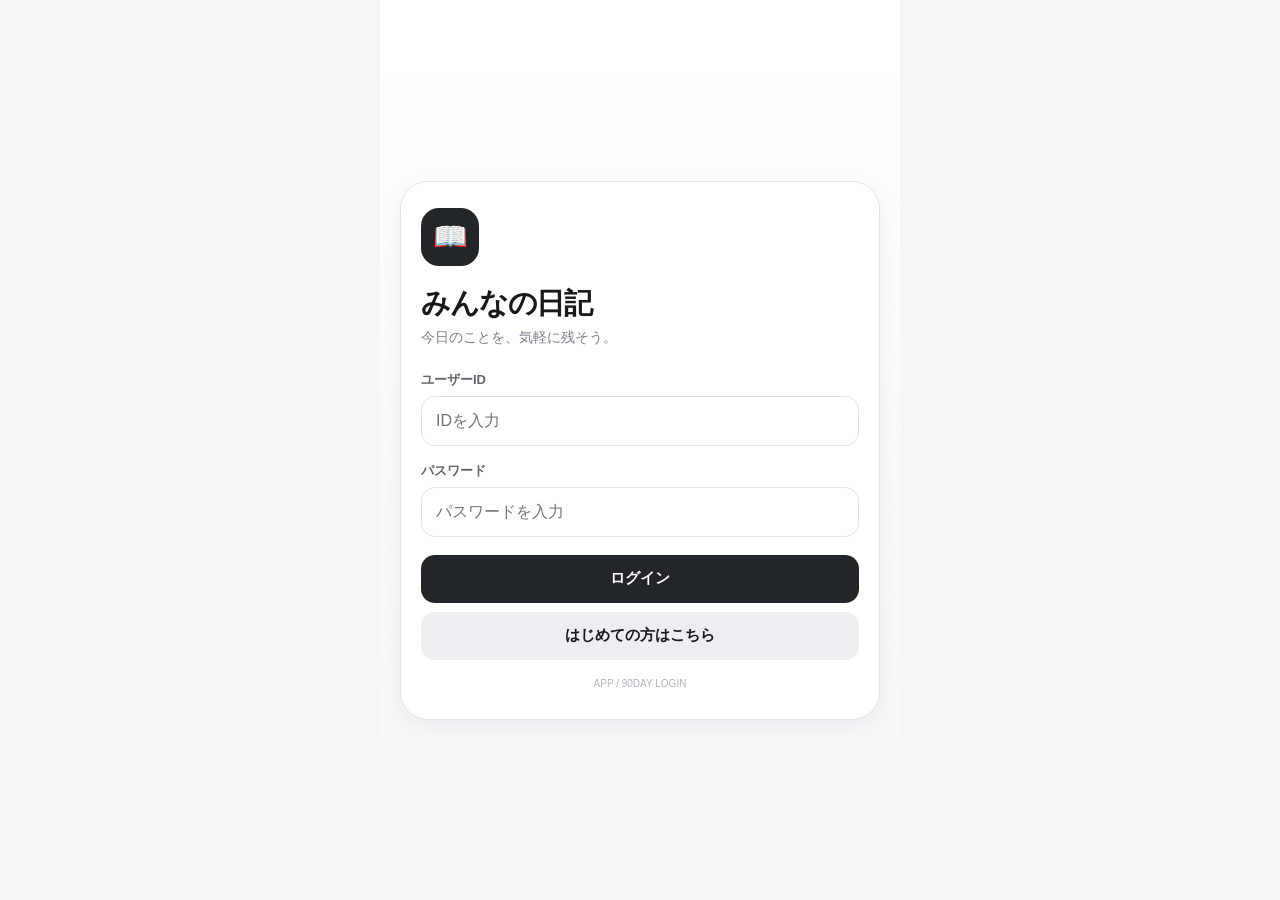
<file: Index.html>
<!doctype html>
<html lang="ja">
<head>
  <base target="_top">
  <meta charset="UTF-8">
  <meta name="viewport" content="width=device-width,initial-scale=1,maximum-scale=1,viewport-fit=cover">
  <title>みんなの日記</title>
  <style>
    :root{--bg:#f5f6f8;--surface:#fff;--text:#17181b;--sub:#7b8088;--line:#e7e9ed;--accent:#22252a;--danger:#d92d20;--dangerBg:#fff1f0;--draft:#876700;--draftBg:#fff8d8;--blue:#2563eb;--blueBg:#eef4ff;--radius:18px}
    *{box-sizing:border-box;-webkit-tap-highlight-color:transparent}
    html,body{margin:0;min-height:100%;background:var(--bg);color:var(--text);font-family:-apple-system,BlinkMacSystemFont,"Segoe UI","Noto Sans JP",sans-serif}
    body{overscroll-behavior-y:none}button,input,textarea{font:inherit}button{border:0;cursor:pointer;touch-action:manipulation}.hidden{display:none!important}
    .app{width:100%;max-width:520px;min-height:100vh;margin:0 auto;background:var(--bg)}.screen{min-height:100vh}
    .login-screen{min-height:100vh;display:flex;align-items:center;padding:28px 20px;background:linear-gradient(180deg,#fff,#f5f6f8)}
    .login-card{width:100%;background:#fff;border:1px solid #e0e3e8;border-radius:28px;padding:26px 20px;box-shadow:0 6px 24px rgba(20,24,32,.06)}
    .brand-mark{width:58px;height:58px;display:flex;align-items:center;justify-content:center;border-radius:18px;background:var(--accent);color:#fff;font-size:28px;margin-bottom:18px}
    .logo{font-size:29px;font-weight:900;letter-spacing:-.04em;margin:0 0 5px}.login-sub{color:var(--sub);font-size:14px;margin-bottom:24px}
    .label{display:block;font-size:13px;font-weight:700;color:#5f646d;margin:16px 0 7px}.input,.textarea{width:100%;border:1px solid #dfe2e7;border-radius:14px;background:#fff;color:var(--text);outline:none;font-size:16px}.input{height:50px;padding:0 14px}.textarea{min-height:250px;padding:14px;resize:vertical;line-height:1.75}
    .input:focus,.textarea:focus{border-color:#aab0b9;box-shadow:0 0 0 3px rgba(30,35,42,.06)}
    .btn{min-height:48px;border-radius:14px;padding:12px 16px;background:var(--accent);color:#fff;font-weight:800;font-size:15px}.btn:disabled{opacity:.52}.btn.secondary{background:#eceef2;color:var(--text)}.btn.danger{background:var(--dangerBg);color:var(--danger)}.btn.draft{background:var(--draftBg);color:var(--draft)}.btn.small{min-height:36px;padding:7px 10px;border-radius:10px;font-size:12px}.full{width:100%}
    .top{position:sticky;top:0;z-index:20;min-height:58px;padding:8px 12px;display:grid;grid-template-columns:56px 1fr 56px;align-items:center;background:rgba(255,255,255,.94);backdrop-filter:blur(16px);border-bottom:1px solid #e5e7eb}.top h1{margin:0;text-align:center;font-size:17px;font-weight:850;white-space:nowrap;overflow:hidden;text-overflow:ellipsis}.top-spacer{width:56px}.back-btn{width:40px;height:40px;border-radius:12px;background:#eef0f3;color:var(--text);font-size:22px;font-weight:700}
    .content{padding:16px 14px calc(92px + env(safe-area-inset-bottom))}
    .hero{background:linear-gradient(145deg,#22252a,#3a3e45);color:#fff;border-radius:24px;padding:22px;box-shadow:0 12px 34px rgba(20,23,28,.16);margin-bottom:14px}.hero-kicker{font-size:12px;opacity:.7;margin-bottom:5px}.hero-name{margin:0 0 20px;font-size:25px}.hero-actions{display:grid;grid-template-columns:1.25fr .75fr;gap:10px}.hero-btn{min-height:56px;border-radius:16px;font-weight:850;font-size:15px}.hero-btn.primary{background:#fff;color:#17181b}.hero-btn.ghost{background:rgba(255,255,255,.12);color:#fff;border:1px solid rgba(255,255,255,.16)}
    .shortcut-grid{display:grid;grid-template-columns:1fr 1fr;gap:10px;margin-bottom:22px}.shortcut{min-height:72px;padding:12px;background:#fff;border:1px solid var(--line);border-radius:18px;display:flex;align-items:center;gap:10px;text-align:left;position:relative}.shortcut-icon{width:40px;height:40px;flex:0 0 auto;border-radius:12px;display:flex;align-items:center;justify-content:center;background:#f0f2f5;font-size:18px}.shortcut-icon.draft{background:var(--draftBg)}.shortcut-icon.notification{background:var(--blueBg)}.shortcut-title{font-weight:850;font-size:13px}.shortcut-note{color:var(--sub);font-size:10px;margin-top:2px}.badge{position:absolute;top:8px;right:8px;min-width:22px;height:22px;padding:0 6px;border-radius:11px;display:flex;align-items:center;justify-content:center;background:#e11d48;color:#fff;font-size:10px;font-weight:900}
    .section-head{display:flex;justify-content:space-between;align-items:center;gap:10px;margin:8px 2px 12px}.section-title{margin:0;font-size:18px;font-weight:900}.section-note{color:var(--sub);font-size:12px}
    .filter-tabs{display:grid;grid-template-columns:1fr 1fr;gap:5px;padding:5px;margin-bottom:14px;background:#e9ebef;border-radius:15px}.filter-tab{min-height:42px;border-radius:11px;background:transparent;color:#777c84;font-size:13px;font-weight:800}.filter-tab.active{background:#fff;color:#17181b;box-shadow:0 2px 7px rgba(20,24,32,.07)}
    .card{background:var(--surface);border:1px solid var(--line);border-radius:var(--radius)}.diary-list,.notification-list{display:flex;flex-direction:column;gap:10px}.diary{padding:15px;cursor:pointer;display:grid;grid-template-columns:42px 1fr 22px;gap:11px;align-items:center}.diary.draft-card{border-color:#ece4b8;background:#fffef8}.diary-icon{width:42px;height:42px;border-radius:13px;display:flex;align-items:center;justify-content:center;background:#f0f2f5;font-size:19px}.draft-card .diary-icon{background:var(--draftBg)}.diary-main{min-width:0}.diary-title{font-weight:850;font-size:15px;margin-bottom:5px;white-space:nowrap;overflow:hidden;text-overflow:ellipsis}.diary-meta{color:var(--sub);font-size:12px;white-space:nowrap;overflow:hidden;text-overflow:ellipsis}.draft-label,.mine-label{display:inline-block;padding:2px 7px;margin-right:5px;border-radius:8px;font-size:10px;font-weight:900}.draft-label{background:var(--draftBg);color:var(--draft)}.mine-label{background:#edf1f6;color:#4b5563}.chevron{color:#b1b5bc;font-size:20px}.empty{padding:34px 18px;text-align:center;color:var(--sub)}.empty-icon{font-size:30px;margin-bottom:8px}
    .search-wrap{position:sticky;top:58px;z-index:10;background:var(--bg);padding:2px 0 12px}.search{display:grid;grid-template-columns:1fr auto;gap:8px;padding:7px;background:#fff;border:1px solid var(--line);border-radius:17px}.search .input{border:0;background:#f5f6f8;height:44px}.search .btn{min-height:44px;padding:0 16px}
    .detail-meta{display:flex;align-items:center;gap:10px;padding:4px 2px 12px}.avatar,.comment-avatar{border-radius:50%;background:#e9ebef;display:flex;align-items:center;justify-content:center;font-weight:900}.avatar{width:36px;height:36px}.comment-avatar{width:32px;height:32px;flex:0 0 auto;font-size:12px}.detail-author{font-size:14px;font-weight:800}.muted{font-size:12px;color:var(--sub)}.status-banner{padding:11px 13px;margin-bottom:12px;border-radius:13px;background:var(--draftBg);color:var(--draft);font-size:12px;font-weight:800}.article{padding:18px;line-height:1.9;white-space:pre-wrap;word-break:break-word;font-size:15px;margin-bottom:12px}.action-row{display:grid;grid-template-columns:1fr 1fr;gap:9px;margin-bottom:18px}
    .comments-card{padding:16px}.comments-header{display:flex;align-items:center;justify-content:space-between;gap:10px;margin-bottom:4px}.comments-title{margin:0;font-size:16px;font-weight:900}.comment-count{min-width:26px;height:26px;padding:0 8px;border-radius:13px;display:flex;align-items:center;justify-content:center;background:#eef0f3;color:#565b64;font-size:11px;font-weight:900}.comment{padding:14px 0;border-top:1px solid #eef0f2}.comment:first-of-type{border-top:0}.comment-head{display:flex;align-items:center;gap:9px;margin-bottom:7px}.comment-head-main{min-width:0;flex:1}.comment-author-row{display:flex;align-items:center;gap:6px}.comment-author{font-size:13px;font-weight:850}.comment-own{padding:2px 6px;border-radius:7px;background:#edf1f6;color:#59606a;font-size:9px;font-weight:900}.comment-body{margin-left:41px;padding-right:4px;white-space:pre-wrap;word-break:break-word;line-height:1.7;font-size:14px}.comment-actions{text-align:right;margin-top:7px}.comment-compose{margin-top:12px;padding-top:14px;border-top:1px solid #eef0f2}.comment-box{display:grid;grid-template-columns:1fr auto;gap:8px;align-items:end}.comment-input{width:100%;min-height:54px;max-height:150px;resize:none;border:1px solid #dfe2e7;border-radius:14px;padding:11px 13px;background:#f8f9fa;color:var(--text);outline:none;font-size:16px;line-height:1.45}.comment-send{min-width:68px;height:46px;min-height:46px;padding:0 14px;border-radius:13px}.comment-hint{margin-top:6px;color:#a0a4aa;font-size:10px;text-align:right}
    .notification-item{padding:15px;display:grid;grid-template-columns:42px 1fr 20px;align-items:center;gap:11px;cursor:pointer}.notification-item.unread{border-color:#dbe6ff;background:#f9fbff}.notification-icon{width:42px;height:42px;border-radius:13px;display:flex;align-items:center;justify-content:center;background:var(--blueBg);font-size:19px}.notification-main{min-width:0}.notification-message{font-size:14px;font-weight:750;line-height:1.5;word-break:break-word}.notification-time{margin-top:4px;color:var(--sub);font-size:11px}.unread-dot{width:9px;height:9px;border-radius:50%;background:var(--blue);justify-self:center}.read-dot{width:9px;height:9px}.mark-all{background:transparent;color:var(--blue);font-size:12px;font-weight:800;padding:8px}
    .editor-card{padding:17px}.editor-help{margin-top:6px;font-size:12px;color:var(--sub)}.save-bar{position:sticky;bottom:calc(76px + env(safe-area-inset-bottom));z-index:8;padding-top:12px;background:linear-gradient(180deg,rgba(245,246,248,0),#f5f6f8 34%)}.editor-buttons{display:grid;grid-template-columns:.9fr 1.1fr;gap:9px}
    .nav{position:fixed;left:50%;bottom:0;transform:translateX(-50%);z-index:30;width:min(520px,100%);height:calc(70px + env(safe-area-inset-bottom));padding:6px 20px env(safe-area-inset-bottom);display:grid;grid-template-columns:repeat(3,1fr);background:rgba(255,255,255,.96);border-top:1px solid #e2e5ea}.nav button{background:transparent;color:#969ba3;border-radius:14px;font-size:11px;font-weight:700;display:flex;flex-direction:column;align-items:center;justify-content:center;gap:2px}.nav-icon{min-width:36px;height:30px;display:flex;align-items:center;justify-content:center;border-radius:12px;font-size:20px}.nav button.active{color:var(--text)}.nav button.active .nav-icon{background:#eceef2}
    .toast{position:fixed;left:50%;bottom:calc(84px + env(safe-area-inset-bottom));transform:translateX(-50%);z-index:100;max-width:calc(100% - 36px);padding:11px 15px;border-radius:13px;background:#191b1f;color:#fff;font-size:13px}.error{padding:11px 12px;margin-bottom:13px;border-radius:12px;background:#fff1f0;color:#b42318;border:1px solid #ffc9c5;font-size:13px}.loading{padding:45px 16px;text-align:center;color:var(--sub);font-size:13px}.spinner{width:24px;height:24px;margin:0 auto 10px;border:3px solid #e2e5e9;border-top-color:#45494f;border-radius:50%;animation:spin .8s linear infinite}@keyframes spin{to{transform:rotate(360deg)}}.more-area{padding-top:14px}.more-info{text-align:center;font-size:11px;color:#9b9fa6;margin-top:8px}.logout-link{width:100%;margin-top:14px;background:transparent;color:#969ba3;font-size:12px;font-weight:700;padding:8px}.version{text-align:center;color:#b0b4bb;font-size:10px;padding:18px 0 4px}
  </style>
</head>
<body>
<div class="app">
  <section id="loginScreen" class="screen">
    <div class="login-screen"><div class="login-card">
      <div class="brand-mark">📖</div><h1 class="logo">みんなの日記</h1><div class="login-sub">今日のことを、気軽に残そう。</div>
      <div id="loginError" class="error hidden"></div>
      <label class="label">ユーザーID</label><input id="loginId" class="input" autocomplete="username" placeholder="IDを入力">
      <label class="label">パスワード</label><input id="loginPass" class="input" type="password" autocomplete="current-password" placeholder="パスワードを入力">
      <button id="loginBtn" type="button" class="btn full" style="margin-top:18px">ログイン</button>
      <button id="toRegisterBtn" type="button" class="btn secondary full" style="margin-top:9px">はじめての方はこちら</button>
      <div class="version">APP / 90DAY LOGIN</div>
    </div></div>
  </section>

  <section id="registerScreen" class="screen hidden">
    <div class="top"><button id="backLoginBtn" type="button" class="back-btn">‹</button><h1>アカウント作成</h1><div class="top-spacer"></div></div>
    <div class="content"><div class="card editor-card">
      <div id="registerError" class="error hidden"></div>
      <label class="label">ユーザーID</label><input id="regId" class="input" placeholder="英数字・_・- / 3〜30文字">
      <label class="label">表示名</label><input id="regName" class="input" placeholder="日記に表示する名前">
      <label class="label">パスワード</label><input id="regPass" class="input" type="password" placeholder="6文字以上">
      <label class="label">パスワード確認</label><input id="regPass2" class="input" type="password" placeholder="もう一度入力">
      <button id="registerBtn" type="button" class="btn full" style="margin-top:18px">アカウントを作成</button>
    </div></div>
  </section>

  <section id="mainScreen" class="screen hidden">
    <div id="view"></div>
    <nav class="nav">
      <button type="button" data-page="home"><span class="nav-icon">⌂</span><span>ホーム</span></button>
      <button type="button" data-page="write"><span class="nav-icon">＋</span><span>書く</span></button>
      <button type="button" data-page="diaries"><span class="nav-icon">☰</span><span>日記</span></button>
    </nav>
  </section>
</div>
<div id="toast" class="toast hidden"></div>

<script>
(function(){
'use strict';

var PAGE_STEP=20, MAX_LIST=100;
var token='', me=null, currentDiary=null, editingId=null;
var diaryCache=[], draftCache=[], notificationCache=[];
var currentFilter='all', currentLimit=PAGE_STEP, hasMore=false, busy=false, backGuardReady=false;
var listCache={all:null,mine:null};
var listLimitCache={all:PAGE_STEP,mine:PAGE_STEP};
var listHasMoreCache={all:false,mine:false};
var $=function(id){return document.getElementById(id)};

function esc(s){return String(s==null?'':s).replace(/[&<>"']/g,function(c){return {'&':'&amp;','<':'&lt;','>':'&gt;','"':'&quot;',"'":'&#39;'}[c]})}
function fmt(s){if(!s)return '';try{return new Date(s).toLocaleString('ja-JP',{month:'numeric',day:'numeric',hour:'2-digit',minute:'2-digit'})}catch(e){return String(s)}}
function initial(name){var s=String(name||'?').trim();return esc(s?s.slice(0,1):'?')}

function lsGet(key){try{return localStorage.getItem(key)}catch(e){return null}}
function lsSet(key,val){try{localStorage.setItem(key,val);return true}catch(e){return false}}
function lsRemove(key){try{localStorage.removeItem(key)}catch(e){}}

function idbOpen(){
  return new Promise(function(resolve,reject){
    if(!window.indexedDB){reject(new Error('IndexedDB unavailable'));return}
    var req=indexedDB.open('DiaryAppAuthDB',1);
    req.onupgradeneeded=function(){
      var db=req.result;
      if(!db.objectStoreNames.contains('auth')) db.createObjectStore('auth');
    };
    req.onsuccess=function(){resolve(req.result)};
    req.onerror=function(){reject(req.error||new Error('IndexedDB error'))};
  });
}
async function idbSet(key,val){
  try{
    var db=await idbOpen();
    await new Promise(function(resolve,reject){
      var tx=db.transaction('auth','readwrite');
      tx.objectStore('auth').put(val,key);
      tx.oncomplete=resolve;tx.onerror=function(){reject(tx.error)};
    });
    db.close(); return true;
  }catch(e){return false}
}
async function idbGet(key){
  try{
    var db=await idbOpen();
    var val=await new Promise(function(resolve,reject){
      var tx=db.transaction('auth','readonly');
      var req=tx.objectStore('auth').get(key);
      req.onsuccess=function(){resolve(req.result||'')};
      req.onerror=function(){reject(req.error)};
    });
    db.close(); return val||'';
  }catch(e){return ''}
}
async function idbRemove(key){
  try{
    var db=await idbOpen();
    await new Promise(function(resolve,reject){
      var tx=db.transaction('auth','readwrite');
      tx.objectStore('auth').delete(key);
      tx.oncomplete=resolve;tx.onerror=function(){reject(tx.error)};
    });
    db.close();
  }catch(e){}
}

async function persistToken(value){
  token=String(value||'');
  lsSet('diary_token',token);
  await idbSet('diary_token',token);
}
async function recoverToken(){
  var local=lsGet('diary_token')||'';
  if(local){await idbSet('diary_token',local);return local}
  var dbToken=await idbGet('diary_token');
  if(dbToken){lsSet('diary_token',dbToken);return dbToken}
  return '';
}
async function clearSavedToken(){
  lsRemove('diary_token');
  await idbRemove('diary_token');
}
function isAuthError(msg){
  msg=String(msg||'');
  return msg.indexOf('ログイン期限')>=0||msg.indexOf('ログインしてください')>=0||msg.indexOf('利用できません')>=0;
}

function enableBackGuard(){
  if(backGuardReady)return;
  backGuardReady=true;
  try{
    history.replaceState({diaryApp:true},'',location.href);
    history.pushState({diaryAppGuard:true},'',location.href);
  }catch(e){}
}
window.addEventListener('popstate',function(){
  if(!token)return;
  try{history.pushState({diaryAppGuard:true},'',location.href)}catch(e){}
  currentDiary=null;editingId=null;renderHome();
});

function showError(id,msg){var box=$(id);if(!box)return;box.textContent=String(msg||'');box.classList.remove('hidden')}
function clearError(id){var box=$(id);if(!box)return;box.textContent='';box.classList.add('hidden')}
function toast(msg){var box=$('toast');box.textContent=String(msg||'');box.classList.remove('hidden');clearTimeout(toast.timer);toast.timer=setTimeout(function(){box.classList.add('hidden')},1800)}

function server(name,args){
  args=args||[];
  return new Promise(function(resolve,reject){
    if(!window.google||!google.script||!google.script.run){reject(new Error('GASのWebアプリURLから開いてください。'));return}
    try{
      var runner=google.script.run.withSuccessHandler(resolve).withFailureHandler(function(e){reject(new Error(e&&e.message?e.message:String(e)))});
      runner[name].apply(runner,args);
    }catch(e){reject(e)}
  });
}

function invalidateDiaryListCache(){
  listCache={all:null,mine:null};
  listLimitCache={all:PAGE_STEP,mine:PAGE_STEP};
  listHasMoreCache={all:false,mine:false};
  currentLimit=PAGE_STEP;hasMore=false;
}
function showLogin(){$('loginScreen').classList.remove('hidden');$('registerScreen').classList.add('hidden');$('mainScreen').classList.add('hidden')}
function showRegister(){clearError('registerError');$('loginScreen').classList.add('hidden');$('registerScreen').classList.remove('hidden');$('mainScreen').classList.add('hidden')}
function showMain(){$('loginScreen').classList.add('hidden');$('registerScreen').classList.add('hidden');$('mainScreen').classList.remove('hidden')}
function setActive(page){document.querySelectorAll('.nav button[data-page]').forEach(function(b){b.classList.toggle('active',b.dataset.page===page)})}
function header(title,back){return '<div class="top">'+(back?'<button type="button" class="back-btn" data-action="'+back+'">‹</button>':'<div class="top-spacer"></div>')+'<h1>'+esc(title)+'</h1><div class="top-spacer"></div></div>'}

function cards(list){
  list=(list||[]).filter(function(d){return !d.status||d.status==='published'});
  if(!list.length)return '<div class="card empty"><div class="empty-icon">📭</div><div>'+(currentFilter==='mine'?'まだ自分の日記はありません':'まだ日記がありません')+'</div></div>';
  return '<div class="diary-list">'+list.map(function(d){
    return '<div class="card diary" data-diary-id="'+esc(d.diaryId)+'"><div class="diary-icon">📝</div><div class="diary-main"><div class="diary-title">'+(d.own?'<span class="mine-label">自分</span>':'')+esc(d.title)+'</div><div class="diary-meta">'+esc(d.name)+' ・ '+esc(fmt(d.updatedAt))+'</div></div><div class="chevron">›</div></div>';
  }).join('')+'</div>';
}
function draftCards(list){
  list=list||[];
  if(!list.length)return '<div class="card empty"><div class="empty-icon">✏️</div><div>下書きはありません</div></div>';
  return '<div class="diary-list">'+list.map(function(d){
    return '<div class="card diary draft-card" data-draft-id="'+esc(d.diaryId)+'"><div class="diary-icon">✏️</div><div class="diary-main"><div class="diary-title"><span class="draft-label">下書き</span>'+esc(d.title||'無題')+'</div><div class="diary-meta">最終更新 '+esc(fmt(d.updatedAt))+'</div></div><div class="chevron">›</div></div>';
  }).join('')+'</div>';
}
function unreadCount(){return notificationCache.filter(function(n){return !n.read}).length}
function notificationCards(list){
  list=list||[];
  if(!list.length)return '<div class="card empty"><div class="empty-icon">🔔</div><div>通知はありません</div></div>';
  return '<div class="notification-list">'+list.map(function(n){
    return '<div class="card notification-item '+(!n.read?'unread':'')+'" data-notification-id="'+esc(n.notificationId)+'" data-notification-diary="'+esc(n.diaryId)+'"><div class="notification-icon">💬</div><div class="notification-main"><div class="notification-message">'+esc(n.message)+'</div><div class="notification-time">'+esc(fmt(n.createdAt))+'</div></div>'+(!n.read?'<div class="unread-dot"></div>':'<div class="read-dot"></div>')+'</div>';
  }).join('')+'</div>';
}

async function login(){
  if(busy)return;
  clearError('loginError');
  var id=$('loginId').value.trim(),pass=$('loginPass').value;
  if(!id||!pass){showError('loginError','IDとパスワードを入力してください。');return}
  busy=true;$('loginBtn').disabled=true;$('loginBtn').textContent='ログイン中…';
  try{
    var result=await server('login',[id,pass]);
    me=result.user;
    await persistToken(result.token);
    await loadHome();
  }catch(e){
    token='';
    showError('loginError',e.message);
  }finally{
    busy=false;$('loginBtn').disabled=false;$('loginBtn').textContent='ログイン';
  }
}
async function register(){
  if(busy)return;
  clearError('registerError');
  var id=$('regId').value.trim(),name=$('regName').value.trim(),password=$('regPass').value,password2=$('regPass2').value;
  if(password!==password2){showError('registerError','パスワードが一致しません。');return}
  busy=true;$('registerBtn').disabled=true;$('registerBtn').textContent='作成中…';
  try{
    await server('registerUser',[id,password,name]);
    $('loginId').value=id;$('loginPass').value='';showLogin();toast('アカウントを作成しました。');
  }catch(e){showError('registerError',e.message)}
  finally{busy=false;$('registerBtn').disabled=false;$('registerBtn').textContent='アカウントを作成'}
}

async function loadHome(){
  try{
    var data=await server('getBootstrap',[token]);
    me=data.user;
    var allData=data.diaries||[];
    notificationCache=data.notifications||[];
    draftCache=allData.filter(function(d){return d.own&&d.status==='draft'});
    var publicAll=allData.filter(function(d){return !d.status||d.status==='published'});
    diaryCache=publicAll.slice(0,PAGE_STEP);
    listCache.all=diaryCache.slice();listLimitCache.all=PAGE_STEP;listHasMoreCache.all=publicAll.length>PAGE_STEP;
    listCache.mine=null;listLimitCache.mine=PAGE_STEP;listHasMoreCache.mine=false;
    currentFilter='all';currentLimit=PAGE_STEP;hasMore=listHasMoreCache.all;
    await persistToken(token);
    showMain();enableBackGuard();renderHome();
  }catch(e){
    if(isAuthError(e.message)){
      await clearSavedToken();token='';me=null;showLogin();showError('loginError','ログイン期限が切れました。もう一度ログインしてください。');
    }else{
      showLogin();showError('loginError','通信に失敗しました。再読み込みしてください。ログイン情報は保持されています。');
    }
  }
}
function renderHome(){
  setActive('home');
  var recent=listCache.all||diaryCache||[],unread=unreadCount();
  $('view').innerHTML=header('ホーム','')+'<div class="content"><section class="hero"><div class="hero-kicker">WELCOME BACK</div><h2 class="hero-name">'+esc(me?me.name:'')+'さん</h2><div class="hero-actions"><button type="button" class="hero-btn primary" data-action="write">＋ 日記を書く</button><button type="button" class="hero-btn ghost" data-action="diaries">一覧へ</button></div></section><div class="shortcut-grid"><button type="button" class="shortcut" data-action="drafts"><div class="shortcut-icon draft">✏️</div><div><div class="shortcut-title">下書き</div><div class="shortcut-note">'+draftCache.length+'件保存中</div></div></button><button type="button" class="shortcut" data-action="notifications"><div class="shortcut-icon notification">🔔</div><div><div class="shortcut-title">通知</div><div class="shortcut-note">'+(unread?unread+'件の未読':'新しい通知なし')+'</div></div>'+(unread?'<div class="badge">'+(unread>99?'99+':unread)+'</div>':'')+'</button></div><div class="section-head"><div><h3 class="section-title">最近の日記</h3><div class="section-note">新しい順に表示</div></div></div>'+cards(recent.slice(0,5))+'<button type="button" class="logout-link" data-action="logout">ログアウト</button><div class="version">APP / 90DAY LOGIN</div></div>';
}

function renderListShell(){
  setActive('diaries');
  var publicList=diaryCache.filter(function(d){return !d.status||d.status==='published'});
  var moreHtml=hasMore?'<div class="more-area"><button id="moreBtn" type="button" class="btn secondary full" data-action="more">さらに読み込む</button><div class="more-info">現在 '+publicList.length+' 件表示</div></div>':'';
  $('view').innerHTML=header('みんなの日記','')+'<div class="content"><div class="search-wrap"><div class="search"><input id="searchInput" class="input" placeholder="日記を検索"><button type="button" class="btn" data-action="search">検索</button></div></div><div class="filter-tabs"><button type="button" class="filter-tab '+(currentFilter==='all'?'active':'')+'" data-filter="all">すべて</button><button type="button" class="filter-tab '+(currentFilter==='mine'?'active':'')+'" data-filter="mine">自分の日記</button></div><div id="diaryList">'+cards(publicList)+'</div>'+moreHtml+'</div>';
}
async function loadFirstPage(force){
  if(!force&&listCache[currentFilter]){diaryCache=listCache[currentFilter].slice();currentLimit=listLimitCache[currentFilter];hasMore=listHasMoreCache[currentFilter];renderListShell();return}
  setActive('diaries');$('view').innerHTML=header('みんなの日記','')+'<div class="loading"><div class="spinner"></div>日記を読み込んでいます</div>';
  try{
    currentLimit=PAGE_STEP;
    var items=await server('listDiaries',[token,currentFilter,currentLimit]);items=items||[];
    diaryCache=items.filter(function(d){return !d.status||d.status==='published'});
    hasMore=items.length>=currentLimit&&currentLimit<MAX_LIST;
    listCache[currentFilter]=diaryCache.slice();listLimitCache[currentFilter]=currentLimit;listHasMoreCache[currentFilter]=hasMore;
    renderListShell();
  }catch(e){toast(e.message)}
}
async function changeFilter(filter){
  if(busy||!['all','mine'].includes(filter)||currentFilter===filter)return;
  currentFilter=filter;
  if(listCache[currentFilter]){diaryCache=listCache[currentFilter].slice();currentLimit=listLimitCache[currentFilter];hasMore=listHasMoreCache[currentFilter];renderListShell();return}
  await loadFirstPage(false);
}
async function loadMore(){
  if(busy||!hasMore)return;
  busy=true;var b=$('moreBtn');if(b){b.disabled=true;b.textContent='読み込み中…'}
  try{
    var oldCount=diaryCache.length,nextLimit=Math.min(currentLimit+PAGE_STEP,MAX_LIST);
    var items=await server('listDiaries',[token,currentFilter,nextLimit]);items=items||[];
    diaryCache=items.filter(function(d){return !d.status||d.status==='published'});
    currentLimit=nextLimit;hasMore=!(items.length<=oldCount||items.length<currentLimit||currentLimit>=MAX_LIST);
    listCache[currentFilter]=diaryCache.slice();listLimitCache[currentFilter]=currentLimit;listHasMoreCache[currentFilter]=hasMore;renderListShell();
  }catch(e){toast(e.message)}finally{busy=false}
}
async function search(){
  var q=$('searchInput')?$('searchInput').value.trim():'';
  if(!q){await loadFirstPage(false);return}
  try{
    var result=await server('searchDiaries',[token,q]);result=(result||[]).filter(function(d){return !d.status||d.status==='published'});
    if(currentFilter==='mine')result=result.filter(function(d){return !!d.own});
    $('diaryList').innerHTML=cards(result);var area=document.querySelector('.more-area');if(area)area.classList.add('hidden');
  }catch(e){toast(e.message)}
}

function renderDrafts(){
  setActive('write');
  $('view').innerHTML=header('下書き','home')+'<div class="content"><div class="section-head"><div><h3 class="section-title">保存中の下書き</h3><div class="section-note">'+draftCache.length+'件</div></div></div>'+draftCards(draftCache)+'<button type="button" class="btn full" style="margin-top:14px" data-action="write">＋ 新しい日記を書く</button></div>';
}
async function openDraft(id){
  if(busy)return;busy=true;
  try{currentDiary=await server('getDiary',[token,id]);renderEditor(currentDiary)}catch(e){toast(e.message)}finally{busy=false}
}
async function openDiary(id){
  if(busy)return;busy=true;
  $('view').innerHTML=header('日記','diaries')+'<div class="loading"><div class="spinner"></div>日記を開いています</div>';
  try{currentDiary=await server('getDiary',[token,id]);renderDiary()}catch(e){toast(e.message)}finally{busy=false}
}

function renderComments(comments,diary){
  comments=comments||[];
  if(!comments.length)return '<div class="empty" style="padding:24px 8px"><div class="empty-icon">💬</div><div>まだコメントはありません</div></div>';
  return comments.map(function(c){
    var own=c.own?'<span class="comment-own">自分</span>':'';
    var del=(c.own||diary.own)?'<div class="comment-actions"><button type="button" class="btn danger small" data-comment-delete="'+esc(c.commentId)+'">削除</button></div>':'';
    return '<div class="comment"><div class="comment-head"><div class="comment-avatar">'+initial(c.name)+'</div><div class="comment-head-main"><div class="comment-author-row"><div class="comment-author">'+esc(c.name)+'</div>'+own+'</div><div class="muted">'+esc(fmt(c.createdAt))+'</div></div></div><div class="comment-body">'+esc(c.body)+'</div>'+del+'</div>';
  }).join('');
}
function renderDiary(){
  var d=currentDiary;
  if(d.status==='draft'){renderEditor(d);return}
  var comments=d.comments||[];
  $('view').innerHTML=header(d.title,'diaries')+'<div class="content"><div class="detail-meta"><div class="avatar">'+initial(d.name)+'</div><div><div class="detail-author">'+esc(d.name)+'</div><div class="muted">'+esc(fmt(d.updatedAt))+'</div></div></div><article class="card article">'+esc(d.body||'')+'</article>'+(d.own?'<div class="action-row"><button type="button" class="btn secondary" data-action="edit">編集する</button><button type="button" class="btn danger" data-action="deleteDiary">削除する</button></div>':'')+'<section class="card comments-card"><div class="comments-header"><h3 class="comments-title">コメント</h3><div class="comment-count">'+comments.length+'</div></div><div id="commentsList">'+renderComments(comments,d)+'</div><div class="comment-compose"><div class="comment-box"><textarea id="commentInput" class="comment-input" maxlength="1000" rows="2" placeholder="コメントを書く"></textarea><button id="commentSendBtn" type="button" class="btn comment-send" data-action="comment">送信</button></div><div class="comment-hint">Enterで改行できます・送信はボタンのみ</div></div></section></div>';
  setTimeout(autoResizeComment,0);
}
function autoResizeComment(){var input=$('commentInput');if(!input)return;input.style.height='auto';input.style.height=Math.min(input.scrollHeight,150)+'px'}

function renderEditor(d){
  setActive('write');editingId=d?d.diaryId:null;
  var isDraft=!!(d&&d.status==='draft'),backPage=isDraft?'drafts':'home';
  $('view').innerHTML=header(isDraft?'下書きを編集':(editingId?'日記を編集':'新しい日記'),backPage)+'<div class="content">'+(isDraft?'<div class="status-banner">✏️ この日記は現在「下書き」です。</div>':'')+'<div class="card editor-card"><label class="label">タイトル</label><input id="editTitle" class="input" maxlength="100" value="'+esc(d?d.title:'')+'" placeholder="タイトルを入力"><label class="label">本文</label><textarea id="editBody" class="textarea" maxlength="30000" placeholder="今日はどんな一日でしたか？">'+esc(d?d.body:'')+'</textarea><div class="editor-help">30,000文字まで入力できます。</div></div><div class="save-bar"><div class="editor-buttons"><button id="draftSaveBtn" type="button" class="btn draft" data-action="saveDraft">下書き保存</button><button id="publishBtn" type="button" class="btn" data-action="publish">'+(isDraft?'公開する':(editingId?'変更を投稿':'日記を投稿'))+'</button></div></div></div>';
}
function setSaveStatus(status,loading){
  var d=$('draftSaveBtn'),p=$('publishBtn');if(!d||!p)return;
  if(loading){d.disabled=true;p.disabled=true;if(status==='draft')d.textContent='保存中…';else p.textContent='投稿中…';return}
  d.disabled=false;p.disabled=false;d.textContent='下書き保存';
  if(currentDiary&&currentDiary.status==='draft')p.textContent='公開する';else if(editingId)p.textContent='変更を投稿';else p.textContent='日記を投稿';
}
async function saveDiaryStatus(status){
  if(busy)return;
  var title=$('editTitle').value.trim(),body=$('editBody').value;
  if(status==='published'&&!title){toast('タイトルを入力してください。');return}
  busy=true;setSaveStatus(status,true);
  try{
    currentDiary=await server('saveDiary',[token,{diaryId:editingId,title:title,body:body,status:status}]);
    editingId=currentDiary.diaryId;invalidateDiaryListCache();
    draftCache=await server('listDiaries',[token,'drafts',100]);draftCache=draftCache||[];
    if(status==='draft'){toast('下書きを保存しました。');renderEditor(currentDiary)}else{toast('日記を投稿しました。');renderDiary()}
  }catch(e){toast(e.message);setSaveStatus(status,false)}finally{busy=false}
}
async function deleteDiary(){
  if(!currentDiary||busy||!confirm('この日記を削除しますか？'))return;
  busy=true;
  try{
    var deletedStatus=currentDiary.status;
    await server('deleteDiary',[token,currentDiary.diaryId]);
    currentDiary=null;editingId=null;invalidateDiaryListCache();
    draftCache=await server('listDiaries',[token,'drafts',100]);draftCache=draftCache||[];
    toast('削除しました。');
    if(deletedStatus==='draft')renderDrafts();else await loadFirstPage(true);
  }catch(e){toast(e.message)}finally{busy=false}
}
async function addComment(){
  if(busy)return;var input=$('commentInput');if(!input)return;
  var text=input.value.trim();if(!text){toast('コメントを入力してください。');input.focus();return}
  busy=true;var b=$('commentSendBtn');if(b){b.disabled=true;b.textContent='送信中…'}var original=input.value;
  try{currentDiary=await server('addComment',[token,currentDiary.diaryId,text]);renderDiary();toast('コメントしました。')}
  catch(e){input.value=original;autoResizeComment();if(b){b.disabled=false;b.textContent='送信'}toast(e.message)}
  finally{busy=false}
}
async function deleteComment(id){
  if(busy||!confirm('コメントを削除しますか？'))return;busy=true;
  try{currentDiary=await server('deleteComment',[token,id]);renderDiary();toast('コメントを削除しました。')}catch(e){toast(e.message)}finally{busy=false}
}

function renderNotifications(){
  setActive('home');var unread=unreadCount();
  $('view').innerHTML=header('通知','home')+'<div class="content"><div class="section-head"><div><h3 class="section-title">コメント通知</h3><div class="section-note">'+(unread?'未読 '+unread+'件':'未読はありません')+'</div></div>'+(unread?'<button type="button" class="mark-all" data-action="markAllNotifications">すべて既読</button>':'')+'</div>'+notificationCards(notificationCache)+'</div>';
}
async function openNotification(notificationId,diaryId){
  if(busy)return;busy=true;
  try{notificationCache=await server('markNotificationRead',[token,notificationId]);notificationCache=notificationCache||[];currentDiary=await server('getDiary',[token,diaryId]);renderDiary()}catch(e){toast(e.message)}finally{busy=false}
}
async function markAllNotifications(){
  if(busy)return;busy=true;
  try{notificationCache=await server('markAllNotificationsRead',[token]);notificationCache=notificationCache||[];toast('すべて既読にしました。');renderNotifications()}catch(e){toast(e.message)}finally{busy=false}
}

async function logout(){
  var oldToken=token;
  token='';me=null;currentDiary=null;editingId=null;diaryCache=[];draftCache=[];notificationCache=[];currentFilter='all';invalidateDiaryListCache();backGuardReady=false;
  await clearSavedToken();
  try{server('logout',[oldToken])}catch(e){}
  showLogin();
}
function openPage(page){
  if(page==='home'){currentDiary=null;editingId=null;renderHome();return}
  if(page==='write'){currentDiary=null;renderEditor(null);return}
  if(page==='diaries'){loadFirstPage(false);return}
  if(page==='drafts'){renderDrafts();return}
  if(page==='notifications'){renderNotifications()}
}

$('toRegisterBtn').addEventListener('click',showRegister);
$('backLoginBtn').addEventListener('click',showLogin);
$('loginBtn').addEventListener('click',login);
$('registerBtn').addEventListener('click',register);
$('loginPass').addEventListener('keydown',function(e){if(e.key==='Enter')login()});
document.querySelector('.nav').addEventListener('click',function(e){var b=e.target.closest('button[data-page]');if(b)openPage(b.dataset.page)});
$('view').addEventListener('click',function(e){
  var n=e.target.closest('[data-notification-id]');if(n){openNotification(n.dataset.notificationId,n.dataset.notificationDiary);return}
  var f=e.target.closest('[data-filter]');if(f){changeFilter(f.dataset.filter);return}
  var d=e.target.closest('[data-diary-id]');if(d){openDiary(d.dataset.diaryId);return}
  var dr=e.target.closest('[data-draft-id]');if(dr){openDraft(dr.dataset.draftId);return}
  var c=e.target.closest('[data-comment-delete]');if(c){deleteComment(c.dataset.commentDelete);return}
  var b=e.target.closest('[data-action]');if(!b)return;var a=b.dataset.action;
  if(a==='home')renderHome();else if(a==='write'){currentDiary=null;renderEditor(null)}else if(a==='diaries')loadFirstPage(false);else if(a==='drafts')renderDrafts();else if(a==='notifications')renderNotifications();else if(a==='markAllNotifications')markAllNotifications();else if(a==='more')loadMore();else if(a==='search')search();else if(a==='saveDraft')saveDiaryStatus('draft');else if(a==='publish')saveDiaryStatus('published');else if(a==='edit'&&currentDiary)renderEditor(currentDiary);else if(a==='deleteDiary')deleteDiary();else if(a==='comment')addComment();else if(a==='logout')logout();
});
$('view').addEventListener('keydown',function(e){if(e.key==='Enter'&&e.target&&e.target.id==='searchInput'){e.preventDefault();search()}});
$('view').addEventListener('input',function(e){if(e.target&&e.target.id==='commentInput')autoResizeComment()});

async function initApp(){
  token=await recoverToken();
  if(!token){showLogin();return}
  showLogin();$('loginBtn').disabled=true;$('loginBtn').textContent='ログイン状態を確認中…';
  try{await loadHome()}finally{$('loginBtn').disabled=false;$('loginBtn').textContent='ログイン'}
}
if(document.readyState==='loading')document.addEventListener('DOMContentLoaded',initApp);else initApp();

})();
</script>
</body>
</html>
</file>
